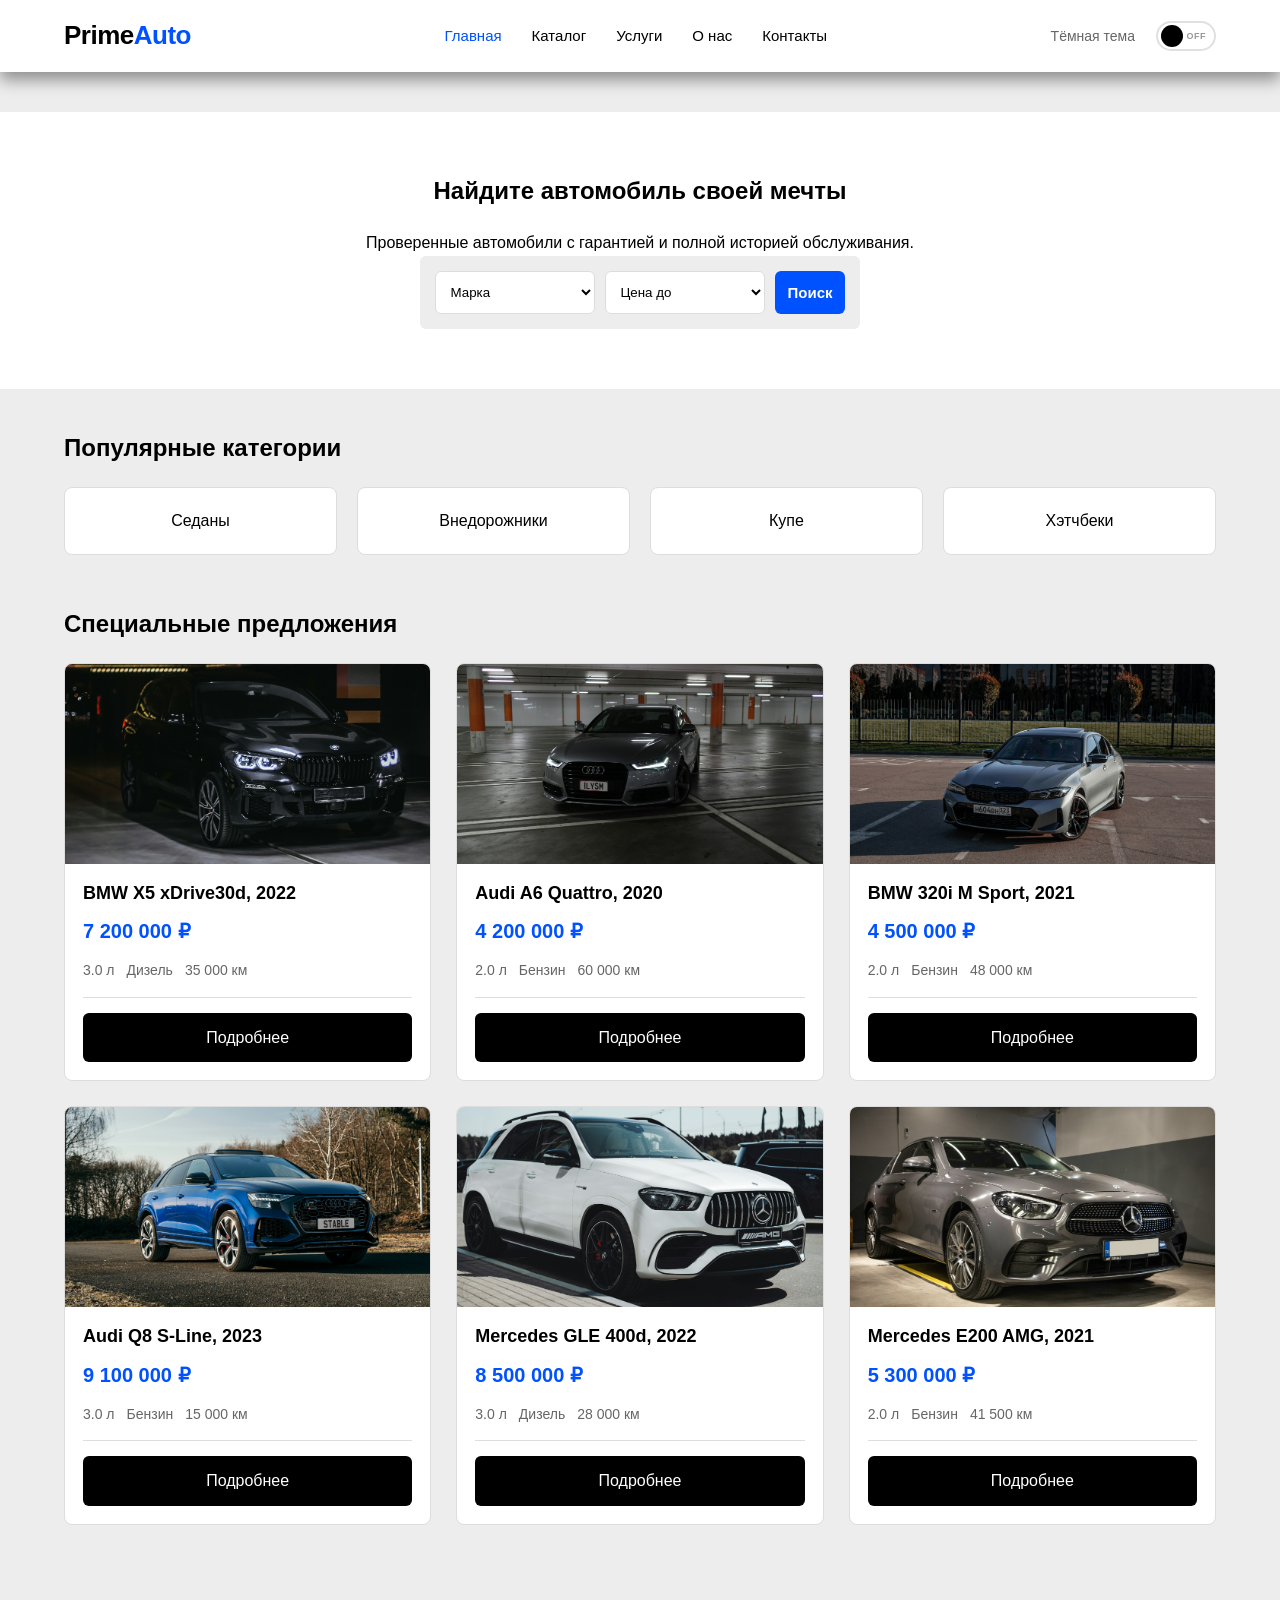
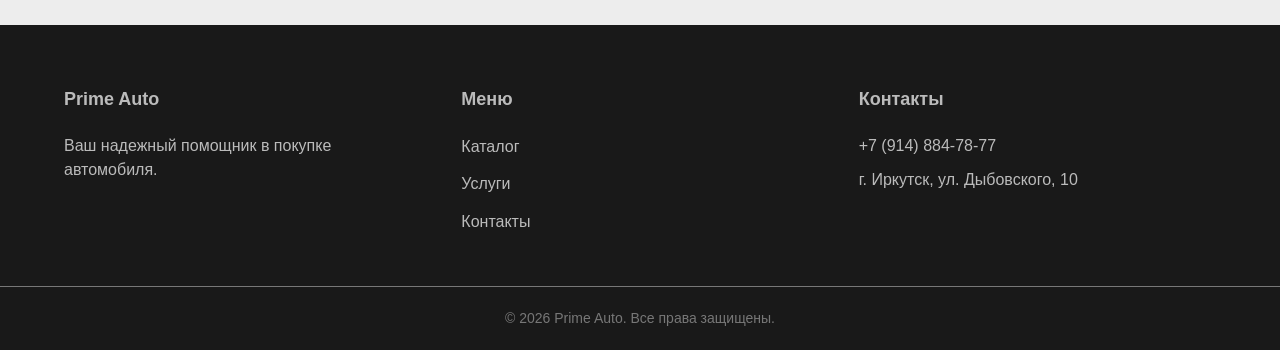
<file: index.html>
<!DOCTYPE html>
<html lang="ru">

<head>
    <meta charset="UTF-8">
    <meta name="viewport" content="width=device-width, initial-scale=1.0">
    <title>Prime Auto - Главная</title>
    <link rel="stylesheet" href="css/style.css">
    <script src="js/theme.js" defer></script>
    <script src="js/dollars.js" defer></script>
</head>

<body>

    <header class="header">
        <div class="container header-content">
            <a href="index.html" class="logo">Prime<span>Auto</span></a>
            <nav class="nav">
                <a href="index.html" class="active">Главная</a>
                <a href="catalog.html">Каталог</a>
                <a href="services.html">Услуги</a>
                <a href="about.html">О нас</a>
                <a href="contacts.html">Контакты</a>
            </nav>
            <div class="theme-control">
                <span class="theme-label">Тёмная тема</span>
                <label class="theme-switch">
                    <input type="checkbox" id="theme-toggle">
                    <span class="slider"></span>
                </label>
            </div>
        </div>
    </header>

    <main>
        <section class="poisk">
            <div class="container main-content">
                <h1>Найдите автомобиль своей мечты</h1>
                <p>Проверенные автомобили с гарантией и полной историей обслуживания.</p>

                <form class="search-box">
                    <select name="marka">
                        <option value="">Марка</option>
                        <option>BMW</option>
                        <option>Audi</option>
                        <option>Mercedes</option>
                    </select>
                    <select name="price">
                        <option value="">Цена до</option>
                        <option>4 млн ₽</option>
                        <option>7 млн ₽</option>
                        <option>10 млн ₽</option>
                    </select>
                    <button type="submit">Поиск</button>
                </form>
            </div>
        </section>

        <section class="categories container">
            <h2>Популярные категории</h2>
            <div class="category-grid">
                <a class="cat-card">Седаны</a>
                <a class="cat-card">Внедорожники</a>
                <a class="cat-card">Купе</a>
                <a class="cat-card">Хэтчбеки</a>
            </div>
        </section>

        <section class="spec container">
            <h2>Специальные предложения</h2>
            <div class="cars-grid">
                <article class="car-card">
                    <div class="car-image">
                        <img src="img/bmw-x5.jpg">
                    </div>
                    <div class="car-info">
                        <h3>BMW X5 xDrive30d, 2022</h3>
                        <p class="price">7 200 000 ₽</p>
                        <ul class="infos">
                            <li>3.0 л</li>
                            <li>Дизель</li>
                            <li>35 000 км</li>
                        </ul>
                        <a href="product.html" class="btn-detail">Подробнее</a>
                    </div>
                </article>

                <article class="car-card">
                    <div class="car-image">
                        <img src="img/audi-A6.jpg">
                    </div>
                    <div class="car-info">
                        <h3>Audi A6 Quattro, 2020</h3>
                        <p class="price">4 200 000 ₽</p>
                        <ul class="infos">
                            <li>2.0 л</li>
                            <li>Бензин</li>
                            <li>60 000 км</li>
                        </ul>
                        <a href="product.html" class="btn-detail">Подробнее</a>
                    </div>
                </article>

                <article class="car-card">
                    <div class="car-image">
                        <img src="img/bmw-m3-small.jpg">
                    </div>
                    <div class="car-info">
                        <h3>BMW 320i M Sport, 2021</h3>
                        <p class="price">4 500 000 ₽</p>
                        <ul class="infos">
                            <li>2.0 л</li>
                            <li>Бензин</li>
                            <li>48 000 км</li>
                        </ul>
                        <a href="product.html" class="btn-detail">Подробнее</a>
                    </div>
                </article>

                <article class="car-card">
                    <div class="car-image">
                        <img src="img/audi-Q8.jpg">
                    </div>
                    <div class="car-info">
                        <h3>Audi Q8 S-Line, 2023</h3>
                        <p class="price">9 100 000 ₽</p>
                        <ul class="infos">
                            <li>3.0 л</li>
                            <li>Бензин</li>
                            <li>15 000 км</li>
                        </ul>
                        <a href="product.html" class="btn-detail">Подробнее</a>
                    </div>
                </article>

                <article class="car-card">
                    <div class="car-image">
                        <img src="img/mercedes-GLE.jpg">
                    </div>
                    <div class="car-info">
                        <h3>Mercedes GLE 400d, 2022</h3>
                        <p class="price">8 500 000 ₽</p>
                        <ul class="infos">
                            <li>3.0 л</li>
                            <li>Дизель</li>
                            <li>28 000 км</li>
                        </ul>
                        <a href="product.html" class="btn-detail">Подробнее</a>
                    </div>
                </article>

                <article class="car-card">
                    <div class="car-image">
                        <img src="img/mercedes-E-class.jpg">
                    </div>
                    <div class="car-info">
                        <h3>Mercedes E200 AMG, 2021</h3>
                        <p class="price">5 300 000 ₽</p>
                        <ul class="infos">
                            <li>2.0 л</li>
                            <li>Бензин</li>
                            <li>41 500 км</li>
                        </ul>
                        <a href="product.html" class="btn-detail">Подробнее</a>
                    </div>
                </article>
            </div>
        </section>
    </main>

    <footer class="footer">
        <div class="container footer-content">
            <div>
                <h4>Prime Auto</h4>
                <p>Ваш надежный помощник в покупке автомобиля.</p>
            </div>
            <div>
                <h4>Меню</h4>
                <a href="catalog.html">Каталог</a>
                <a href="services.html">Услуги</a>
                <a href="contacts.html">Контакты</a>
            </div>
            <div>
                <h4>Контакты</h4>
                <p>+7 (914) 884-78-77</p>
                <p>г. Иркутск, ул. Дыбовского, 10</p>
            </div>
        </div>
        <div class="copyright">
            &copy; 2026 Prime Auto. Все права защищены.
        </div>
    </footer>

</body>

</html>
</file>
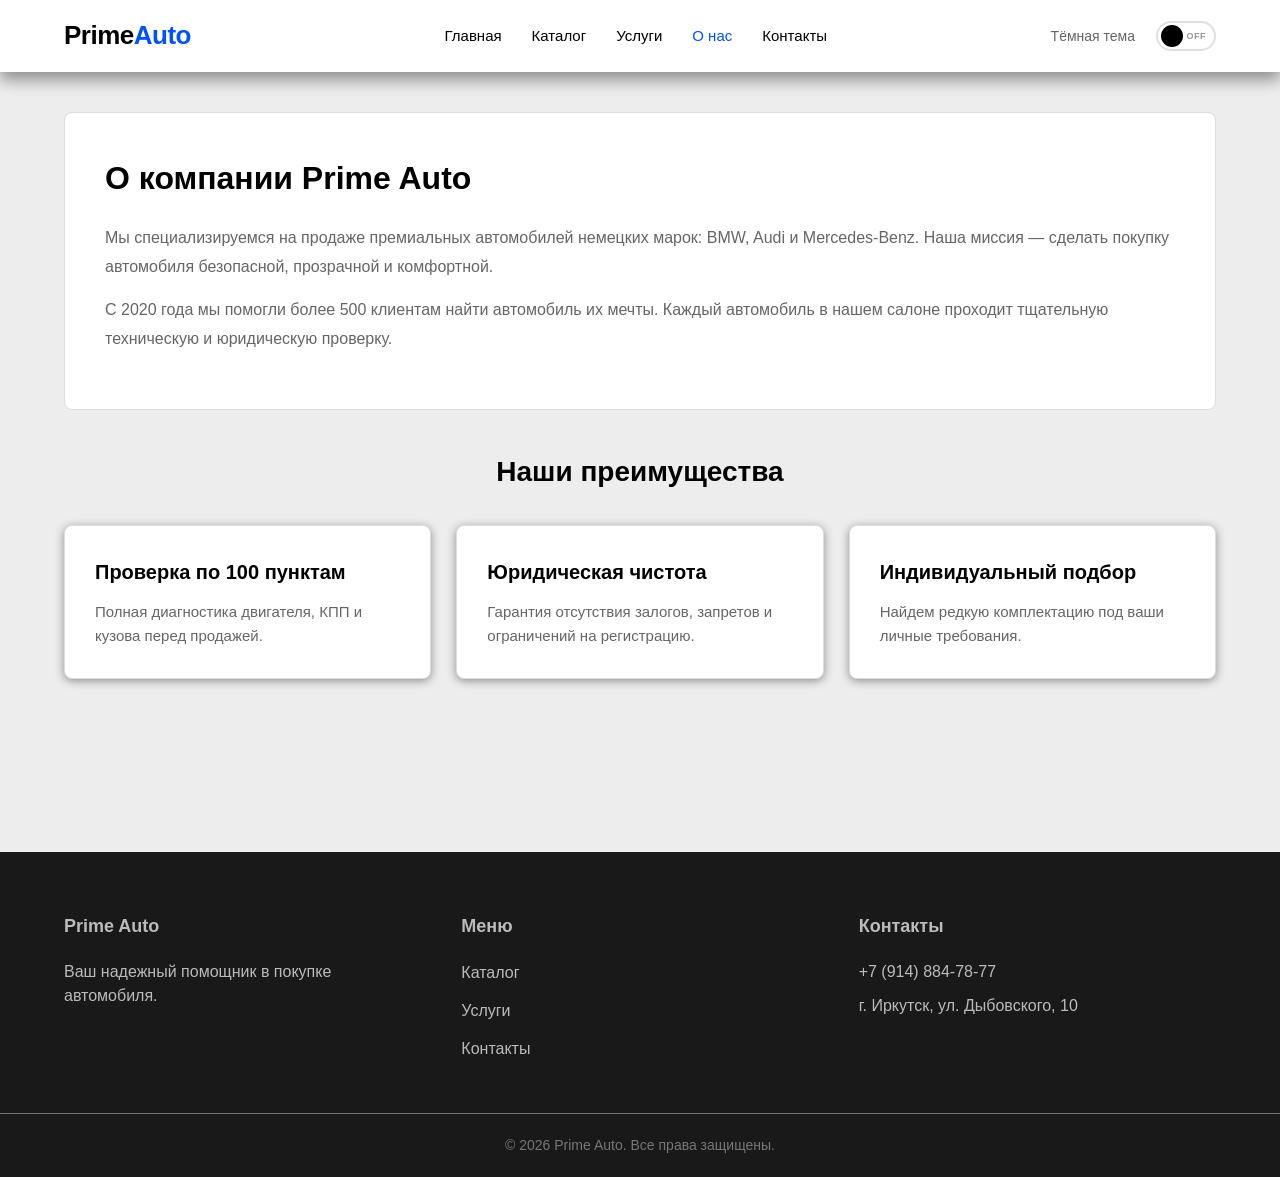
<file: about.html>
<!DOCTYPE html>
<html lang="ru">

<head>
    <meta charset="UTF-8">
    <meta name="viewport" content="width=device-width, initial-scale=1.0">
    <title>Prime Auto - О нас</title>
    <link rel="stylesheet" href="css/style.css">
    <script src="js/theme.js" defer></script>
</head>

<body>

    <header class="header">
        <div class="container header-content">
            <a href="index.html" class="logo">Prime<span>Auto</span></a>
            <nav class="nav">
                <a href="index.html">Главная</a>
                <a href="catalog.html">Каталог</a>
                <a href="services.html">Услуги</a>
                <a href="about.html" class="active">О нас</a>
                <a href="contacts.html">Контакты</a>
            </nav>
            <div class="theme-control">
                <span class="theme-label">Тёмная тема</span>
                <label class="theme-switch">
                    <input type="checkbox" id="theme-toggle">
                    <span class="slider"></span>
                </label>
            </div>
        </div>
    </header>

    <main class="container about-page">
        <section class="about-intro">
            <h1>О компании Prime Auto</h1>
            <p class="about-text">Мы специализируемся на продаже премиальных автомобилей немецких марок: BMW, Audi и
                Mercedes-Benz. Наша миссия — сделать покупку автомобиля безопасной, прозрачной и комфортной.</p>
            <p class="about-text">С 2020 года мы помогли более 500 клиентам найти автомобиль их мечты. Каждый автомобиль
                в нашем салоне проходит тщательную техническую и юридическую проверку.</p>
        </section>

        <section class="advantages">
            <h2>Наши преимущества</h2>
            <div class="advantages-grid">
                <article class="adv-card">
                    <h3>Проверка по 100 пунктам</h3>
                    <p>Полная диагностика двигателя, КПП и кузова перед продажей.</p>
                </article>
                <article class="adv-card">
                    <h3>Юридическая чистота</h3>
                    <p>Гарантия отсутствия залогов, запретов и ограничений на регистрацию.</p>
                </article>
                <article class="adv-card">
                    <h3>Индивидуальный подбор</h3>
                    <p>Найдем редкую комплектацию под ваши личные требования.</p>
                </article>
            </div>
        </section>

    </main>

    <footer class="footer">
        <div class="container footer-content">
            <div>
                <h4>Prime Auto</h4>
                <p>Ваш надежный помощник в покупке автомобиля.</p>
            </div>
            <div>
                <h4>Меню</h4>
                <a href="catalog.html">Каталог</a>
                <a href="services.html">Услуги</a>
                <a href="contacts.html">Контакты</a>
            </div>
            <div>
                <h4>Контакты</h4>
                <p>+7 (914) 884-78-77</p>
                <p>г. Иркутск, ул. Дыбовского, 10</p>
            </div>
        </div>
        <div class="copyright">
            &copy; 2026 Prime Auto. Все права защищены.
        </div>
    </footer>

</body>

</html>
</file>
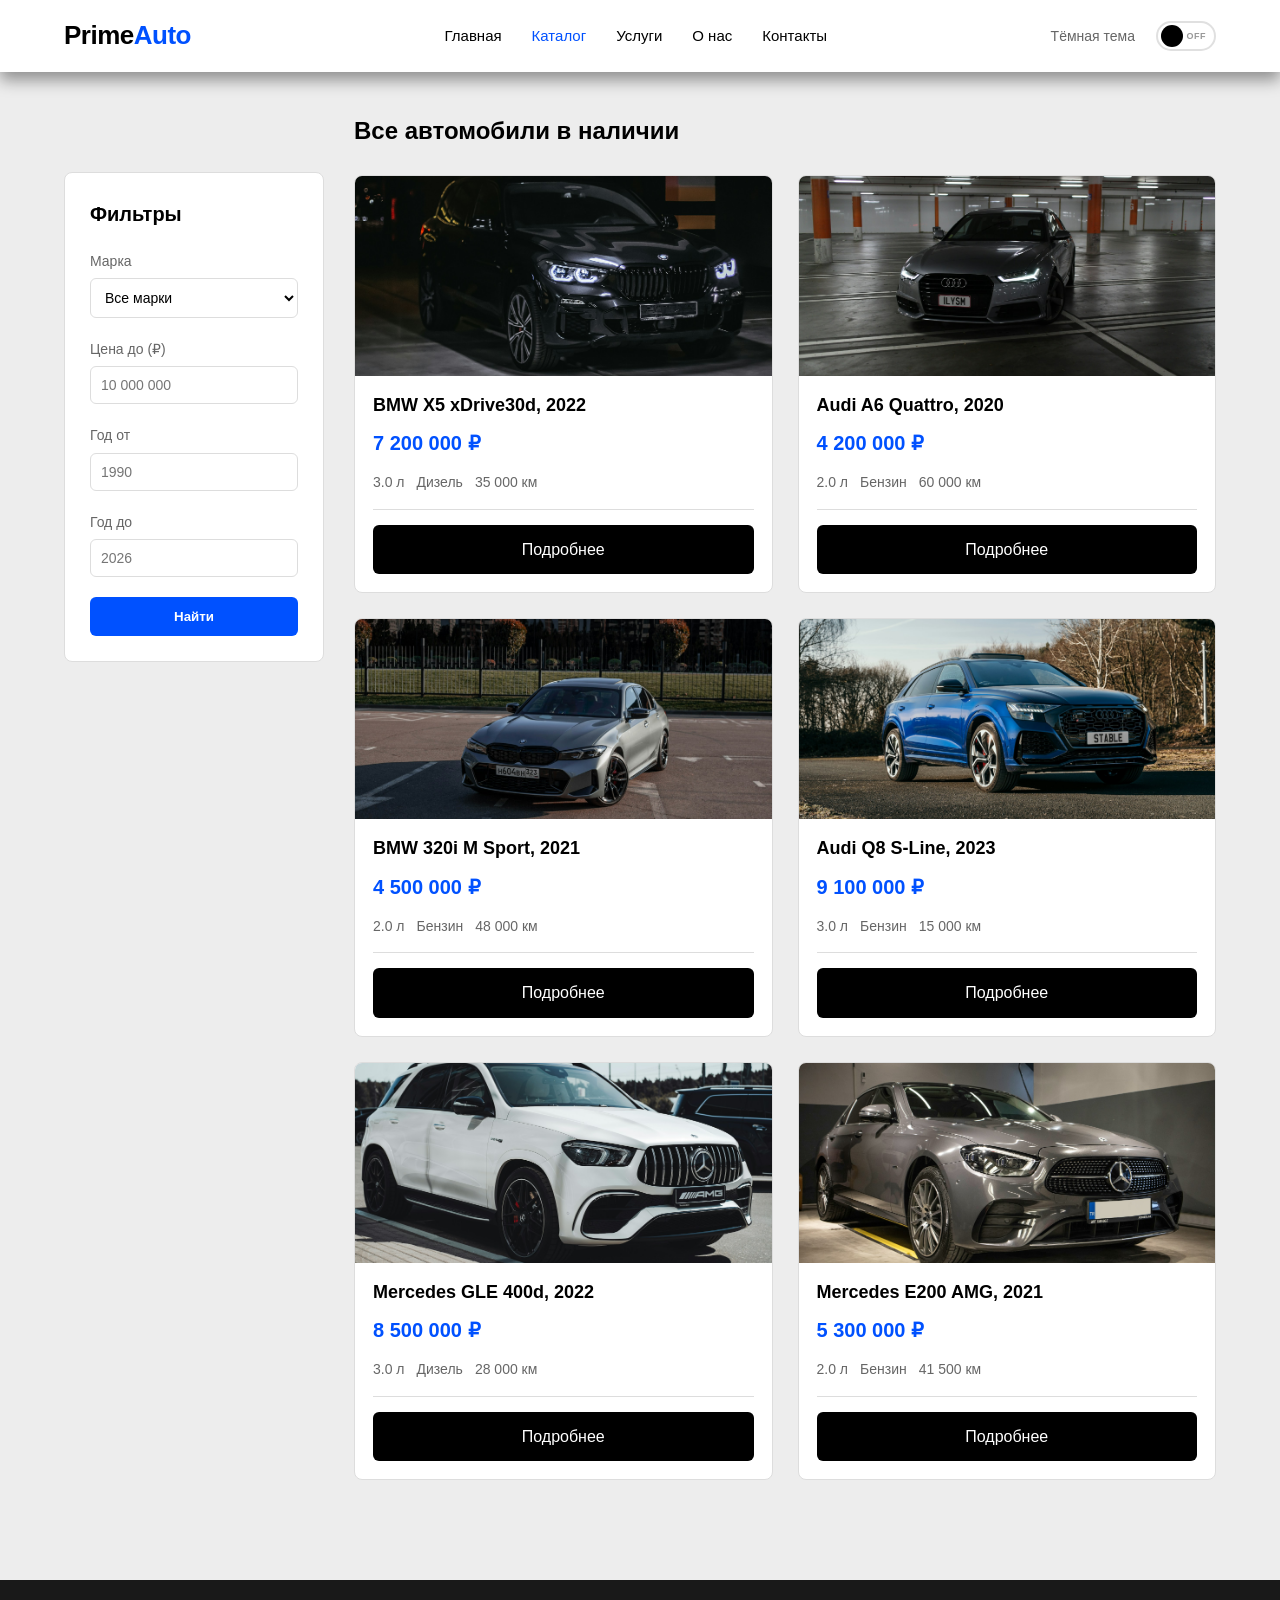
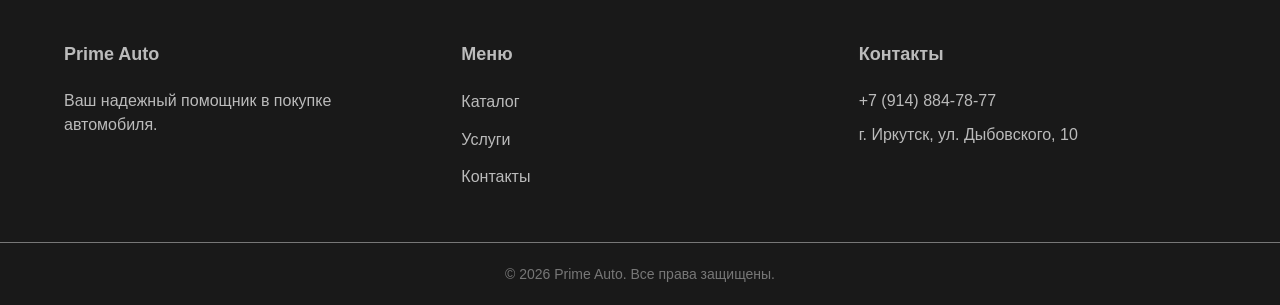
<file: catalog.html>
<!DOCTYPE html>
<html lang="ru">

<head>
    <meta charset="UTF-8">
    <meta name="viewport" content="width=device-width, initial-scale=1.0">
    <title>Prime Auto - Каталог</title>
    <link rel="stylesheet" href="css/style.css">
    <script src="js/theme.js" defer></script>
    <script src="js/dollars.js" defer></script>
</head>

<body>

    <header class="header">
        <div class="container header-content">
            <a href="index.html" class="logo">Prime<span>Auto</span></a>
            <nav class="nav">
                <a href="index.html">Главная</a>
                <a href="catalog.html" class="active">Каталог</a>
                <a href="services.html">Услуги</a>
                <a href="about.html">О нас</a>
                <a href="contacts.html">Контакты</a>
            </nav>
            <div class="theme-control">
                <span class="theme-label">Тёмная тема</span>
                <label class="theme-switch">
                    <input type="checkbox" id="theme-toggle">
                    <span class="slider"></span>
                </label>
            </div>
        </div>
    </header>

    <main class="container catalog-page">

        <aside class="sidebar">
            <h3>Фильтры</h3>
            <div class="filter-group">
                <label>Марка</label>
                <select>
                    <option>Все марки</option>
                    <option>BMW</option>
                    <option>Audi</option>
                    <option>Mercedes</option>
                </select>
            </div>
            <div class="filter-group">
                <label>Цена до (₽)</label>
                <input type="number" placeholder="10 000 000">
            </div>
            <div class="filter-group">
                <label>Год от</label>
                <input type="number" placeholder="1990">
            </div>
            <div class="filter-group">
                <label>Год до</label>
                <input type="number" placeholder="2026">
            </div>
            <button class="btn-apply">Найти</button>
        </aside>

        <section class="catalog-list">
            <h2>Все автомобили в наличии</h2>
            <div class="cars-grid">

                <article class="car-card">
                    <div class="car-image">
                        <img src="img/bmw-x5.jpg">
                    </div>
                    <div class="car-info">
                        <h3>BMW X5 xDrive30d, 2022</h3>
                        <p class="price">7 200 000 ₽</p>
                        <ul class="infos">
                            <li>3.0 л</li>
                            <li>Дизель</li>
                            <li>35 000 км</li>
                        </ul>
                        <a href="product.html" class="btn-detail">Подробнее</a>
                    </div>
                </article>

                <article class="car-card">
                    <div class="car-image">
                        <img src="img/audi-A6.jpg">
                    </div>
                    <div class="car-info">
                        <h3>Audi A6 Quattro, 2020</h3>
                        <p class="price">4 200 000 ₽</p>
                        <ul class="infos">
                            <li>2.0 л</li>
                            <li>Бензин</li>
                            <li>60 000 км</li>
                        </ul>
                        <a href="product.html" class="btn-detail">Подробнее</a>
                    </div>
                </article>

                <article class="car-card">
                    <div class="car-image">
                        <img src="img/bmw-m3-small.jpg">
                    </div>
                    <div class="car-info">
                        <h3>BMW 320i M Sport, 2021</h3>
                        <p class="price">4 500 000 ₽</p>
                        <ul class="infos">
                            <li>2.0 л</li>
                            <li>Бензин</li>
                            <li>48 000 км</li>
                        </ul>
                        <a href="product.html" class="btn-detail">Подробнее</a>
                    </div>
                </article>

                <article class="car-card">
                    <div class="car-image">
                        <img src="img/audi-Q8.jpg">
                    </div>
                    <div class="car-info">
                        <h3>Audi Q8 S-Line, 2023</h3>
                        <p class="price">9 100 000 ₽</p>
                        <ul class="infos">
                            <li>3.0 л</li>
                            <li>Бензин</li>
                            <li>15 000 км</li>
                        </ul>
                        <a href="product.html" class="btn-detail">Подробнее</a>
                    </div>
                </article>

                <article class="car-card">
                    <div class="car-image">
                        <img src="img/mercedes-GLE.jpg">
                    </div>
                    <div class="car-info">
                        <h3>Mercedes GLE 400d, 2022</h3>
                        <p class="price">8 500 000 ₽</p>
                        <ul class="infos">
                            <li>3.0 л</li>
                            <li>Дизель</li>
                            <li>28 000 км</li>
                        </ul>
                        <a href="product.html" class="btn-detail">Подробнее</a>
                    </div>
                </article>

                <article class="car-card">
                    <div class="car-image">
                        <img src="img/mercedes-E-class.jpg">
                    </div>
                    <div class="car-info">
                        <h3>Mercedes E200 AMG, 2021</h3>
                        <p class="price">5 300 000 ₽</p>
                        <ul class="infos">
                            <li>2.0 л</li>
                            <li>Бензин</li>
                            <li>41 500 км</li>
                        </ul>
                        <a href="product.html" class="btn-detail">Подробнее</a>
                    </div>
                </article>

            </div>
        </section>

    </main>

    <footer class="footer">
        <div class="container footer-content">
            <div>
                <h4>Prime Auto</h4>
                <p>Ваш надежный помощник в покупке автомобиля.</p>
            </div>
            <div>
                <h4>Меню</h4>
                <a href="catalog.html">Каталог</a>
                <a href="services.html">Услуги</a>
                <a href="contacts.html">Контакты</a>
            </div>
            <div>
                <h4>Контакты</h4>
                <p>+7 (914) 884-78-77</p>
                <p>г. Иркутск, ул. Дыбовского, 10</p>
            </div>
        </div>
        <div class="copyright">
            &copy; 2026 Prime Auto. Все права защищены.
        </div>
    </footer>

</body>

</html>
</file>
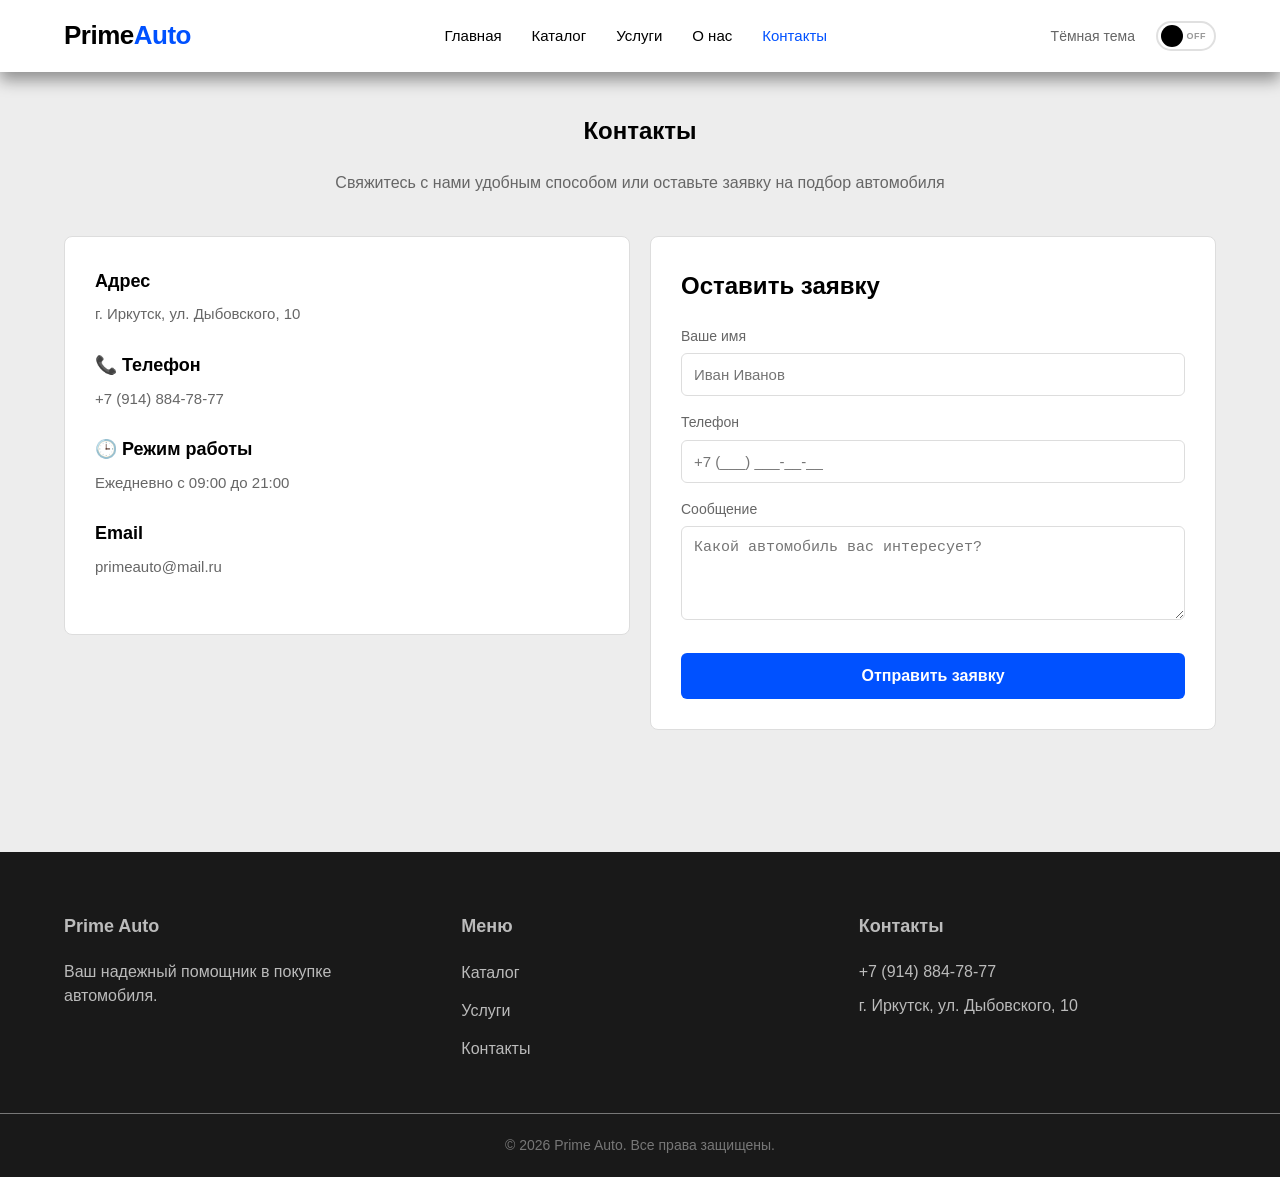
<file: contacts.html>
<!DOCTYPE html>
<html lang="ru">

<head>
    <meta charset="UTF-8">
    <meta name="viewport" content="width=device-width, initial-scale=1.0">
    <title>Prime Auto - Контакты</title>
    <link rel="stylesheet" href="css/style.css">
    <script src="js/theme.js" defer></script>
    <script src="js/form.js" defer></script>
</head>

<body>

    <header class="header">
        <div class="container header-content">
            <a href="index.html" class="logo">Prime<span>Auto</span></a>
            <nav class="nav">
                <a href="index.html">Главная</a>
                <a href="catalog.html">Каталог</a>
                <a href="services.html">Услуги</a>
                <a href="about.html">О нас</a>
                <a href="contacts.html" class="active">Контакты</a>
            </nav>
            <div class="theme-control">
                <span class="theme-label">Тёмная тема</span>
                <label class="theme-switch">
                    <input type="checkbox" id="theme-toggle">
                    <span class="slider"></span>
                </label>
            </div>
        </div>
    </header>

    <main class="container contacts-page">
        <section class="contacts-header">
            <h1>Контакты</h1>
            <p>Свяжитесь с нами удобным способом или оставьте заявку на подбор автомобиля</p>
        </section>

        <div class="contacts-grid">
            <div class="contacts-info">
                <div class="info-item">
                    <h3> Адрес</h3>
                    <p>г. Иркутск, ул. Дыбовского, 10</p>
                </div>
                <div class="info-item">
                    <h3>📞 Телефон</h3>
                    <p>+7 (914) 884-78-77</a></p>
                </div>
                <div class="info-item">
                    <h3>🕒 Режим работы</h3>
                    <p>Ежедневно с 09:00 до 21:00</p>
                </div>
                <div class="info-item">
                    <h3>Email</h3>
                    <p>primeauto@mail.ru</a></p>
                </div>
            </div>
            <div class="contacts-form-wrapper">
                <h2>Оставить заявку</h2>
                <form id="contactForm" novalidate>
                    <div class="form-group">
                        <label for="userName">Ваше имя</label>
                        <input type="text" id="userName" name="userName" placeholder="Иван Иванов" required>
                    </div>
                    <div class="form-group">
                        <label for="userPhone">Телефон</label>
                        <input type="tel" id="userPhone" name="userPhone" placeholder="+7 (___) ___-__-__" required>
                    </div>
                    <div class="form-group">
                        <label for="userMessage">Сообщение</label>
                        <textarea id="userMessage" name="userMessage" rows="4"
                            placeholder="Какой автомобиль вас интересует?"></textarea>
                    </div>
                    <button type="submit" class="btn-submit">Отправить заявку</button>
                    <div id="formSuccess" style="display: none; margin-top: 15px; color: green; font-weight: bold;">
                        Заявка успешно отправлена!
                    </div>
                </form>
            </div>
        </div>
    </main>

    <footer class="footer">
        <div class="container footer-content">
            <div>
                <h4>Prime Auto</h4>
                <p>Ваш надежный помощник в покупке автомобиля.</p>
            </div>
            <div>
                <h4>Меню</h4>
                <a href="catalog.html">Каталог</a>
                <a href="services.html">Услуги</a>
                <a href="contacts.html">Контакты</a>
            </div>
            <div>
                <h4>Контакты</h4>
                <p>+7 (914) 884-78-77</p>
                <p>г. Иркутск, ул. Дыбовского, 10</p>
            </div>
        </div>
        <div class="copyright">
            &copy; 2026 Prime Auto. Все права защищены.
        </div>
    </footer>

</body>

</html>
</file>
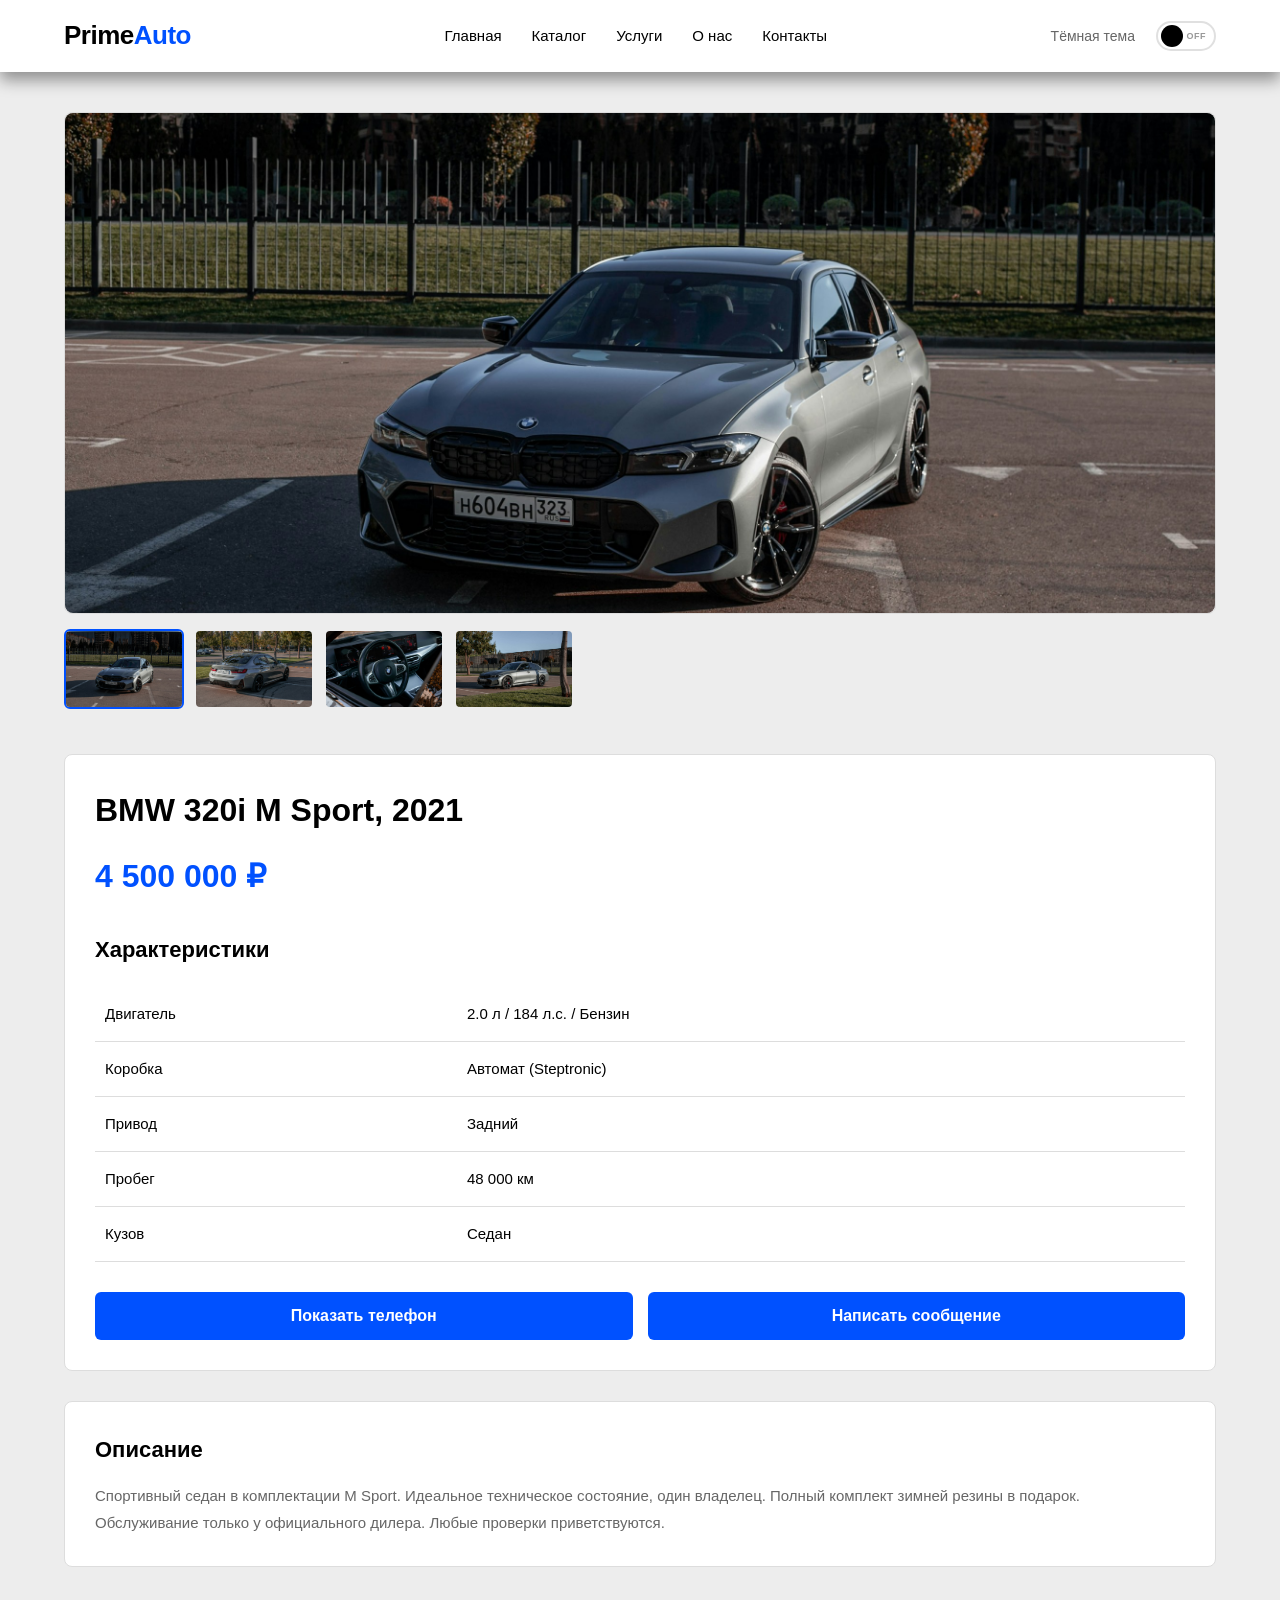
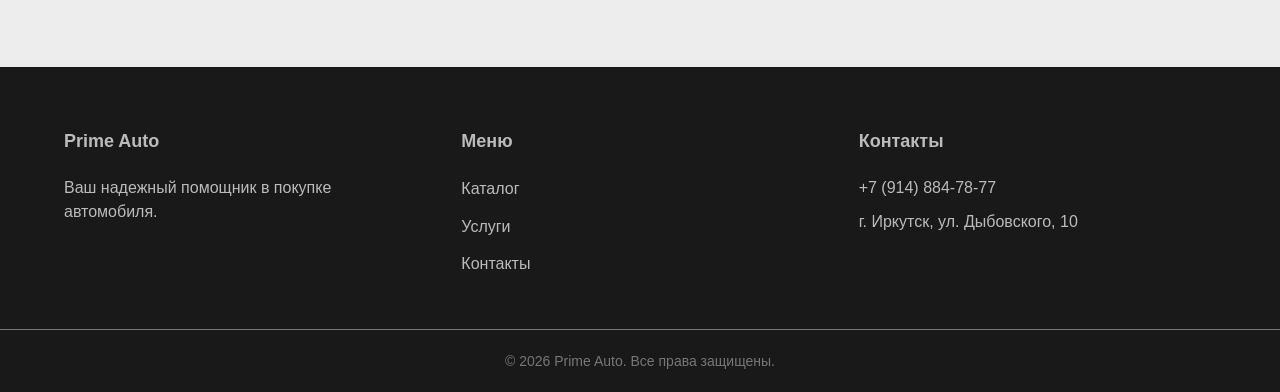
<file: product.html>
<!DOCTYPE html>
<html lang="ru">

<head>
    <meta charset="UTF-8">
    <meta name="viewport" content="width=device-width, initial-scale=1.0">
    <title>Prime Auto - BMW 320i M Sport</title>
    <link rel="stylesheet" href="css/style.css">
    <script src="js/theme.js" defer></script>
    <script src="js/photo.js" defer></script>
</head>

<body>

    <header class="header">
        <div class="container header-content">
            <a href="index.html" class="logo">Prime<span>Auto</span></a>
            <nav class="nav">
                <a href="index.html">Главная</a>
                <a href="catalog.html">Каталог</a>
                <a href="services.html">Услуги</a>
                <a href="about.html">О нас</a>
                <a href="contacts.html">Контакты</a>
            </nav>
            <div class="theme-control">
                <span class="theme-label">Тёмная тема</span>
                <label class="theme-switch">
                    <input type="checkbox" id="theme-toggle">
                    <span class="slider"></span>
                </label>
            </div>
        </div>
    </header>

    <main class="container product-page">
        <div class="car-gallery">
            <div class="main-photo">
                <img src="img/bmw-m3-2.jpg">
            </div>
            <div class="photo-list">
                <img src="img/bmw-m3-2.jpg" class="active-thumb">
                <img src="img/bmw-m3-3.jpg">
                <img src="img/bmw-m3-4.jpg">
                <img src="img/bmw-m3-5.jpg">
            </div>
        </div>

        <div class="product-details">
            <h1>BMW 320i M Sport, 2021</h1>
            <p class="product-price">4 500 000 ₽</p>

            <div class="product-specs">
                <h3>Характеристики</h3>
                <table class="specs-table">
                    <tr>
                        <td>Двигатель</td>
                        <td>2.0 л / 184 л.с. / Бензин</td>
                    </tr>
                    <tr>
                        <td>Коробка</td>
                        <td>Автомат (Steptronic)</td>
                    </tr>
                    <tr>
                        <td>Привод</td>
                        <td>Задний</td>
                    </tr>
                    <tr>
                        <td>Пробег</td>
                        <td>48 000 км</td>
                    </tr>
                    <tr>
                        <td>Кузов</td>
                        <td>Седан</td>
                    </tr>
                </table>
            </div>

            <div class="seller-actions">
                <button type="button" class="btn-call">Показать телефон</button>
                <button type="button" class="btn-write">Написать сообщение</button>
            </div>
        </div>

        <section class="product-description">
            <h3>Описание</h3>
            <p>Спортивный седан в комплектации M Sport. Идеальное техническое состояние, один владелец. Полный комплект
                зимней резины в подарок. Обслуживание только у официального дилера. Любые проверки приветствуются.</p>
        </section>

    </main>

    <footer class="footer">
        <div class="container footer-content">
            <div>
                <h4>Prime Auto</h4>
                <p>Ваш надежный помощник в покупке автомобиля.</p>
            </div>
            <div>
                <h4>Меню</h4>
                <a href="catalog.html">Каталог</a>
                <a href="services.html">Услуги</a>
                <a href="contacts.html">Контакты</a>
            </div>
            <div>
                <h4>Контакты</h4>
                <p>+7 (914) 884-78-77</p>
                <p>г. Иркутск, ул. Дыбовского, 10</p>
            </div>
        </div>
        <div class="copyright">
            &copy; 2026 Prime Auto. Все права защищены.
        </div>
    </footer>

</body>

</html>
</file>
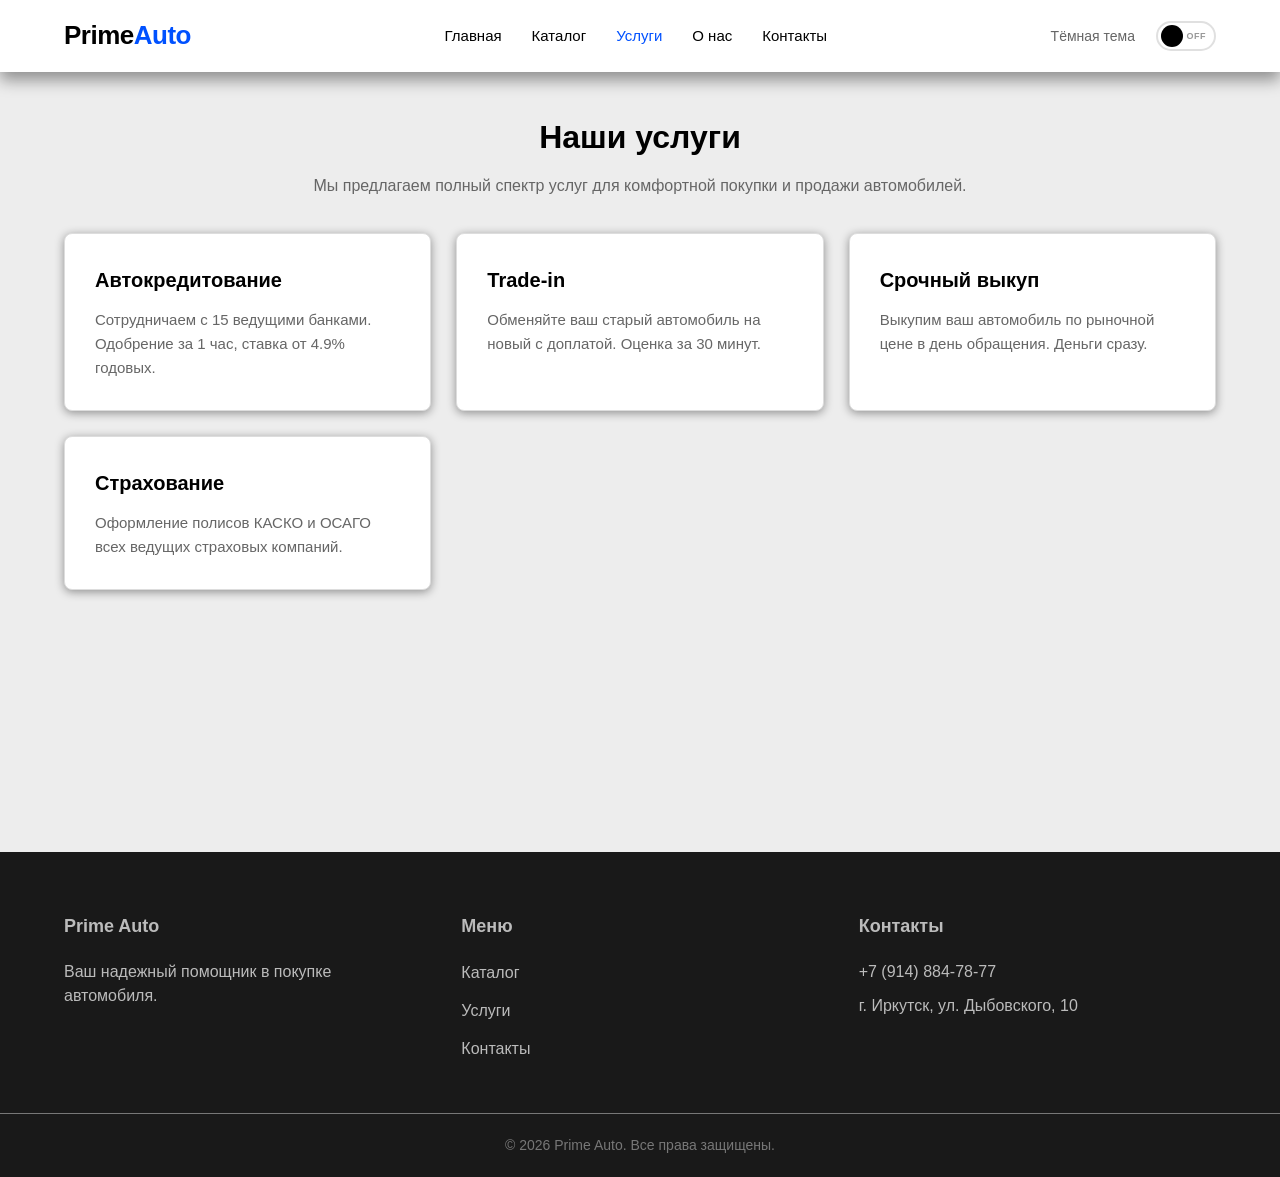
<file: services.html>
<!DOCTYPE html>
<html lang="ru">

<head>
    <meta charset="UTF-8">
    <meta name="viewport" content="width=device-width, initial-scale=1.0">
    <title>Prime Auto - Услуги</title>
    <link rel="stylesheet" href="css/style.css">
    <script src="js/theme.js" defer></script>
</head>

<body>

    <header class="header">
        <div class="container header-content">
            <a href="index.html" class="logo">Prime<span>Auto</span></a>
            <nav class="nav">
                <a href="index.html">Главная</a>
                <a href="catalog.html">Каталог</a>
                <a href="services.html" class="active">Услуги</a>
                <a href="about.html">О нас</a>
                <a href="contacts.html">Контакты</a>
            </nav>
            <div class="theme-control">
                <span class="theme-label">Тёмная тема</span>
                <label class="theme-switch">
                    <input type="checkbox" id="theme-toggle">
                    <span class="slider"></span>
                </label>
            </div>
        </div>
    </header>

    <main class="container">
        <section class="services-intro">
            <h1>Наши услуги</h1>
            <p>Мы предлагаем полный спектр услуг для комфортной покупки и продажи автомобилей.</p>
        </section>

        <section class="services-list">
            <div class="services-grid">

                <article class="service-card">
                    <h3>Автокредитование</h3>
                    <p>Сотрудничаем с 15 ведущими банками. Одобрение за 1 час, ставка от 4.9% годовых.</p>
                </article>

                <article class="service-card">
                    <h3>Trade-in</h3>
                    <p>Обменяйте ваш старый автомобиль на новый с доплатой. Оценка за 30 минут.</p>
                </article>

                <article class="service-card">
                    <h3>Срочный выкуп</h3>
                    <p>Выкупим ваш автомобиль по рыночной цене в день обращения. Деньги сразу.</p>
                </article>

                <article class="service-card">
                    <h3>Страхование</h3>
                    <p>Оформление полисов КАСКО и ОСАГО всех ведущих страховых компаний.</p>
                </article>

            </div>
        </section>
    </main>

    <footer class="footer">
        <div class="container footer-content">
            <div>
                <h4>Prime Auto</h4>
                <p>Ваш надежный помощник в покупке автомобиля.</p>
            </div>
            <div>
                <h4>Меню</h4>
                <a href="catalog.html">Каталог</a>
                <a href="services.html">Услуги</a>
                <a href="contacts.html">Контакты</a>
            </div>
            <div>
                <h4>Контакты</h4>
                <p>+7 (914) 884-78-77</p>
                <p>г. Иркутск, ул. Дыбовского, 10</p>
            </div>
        </div>
        <div class="copyright">
            &copy; 2026 Prime Auto. Все права защищены.
        </div>
    </footer>

</body>

</html>
</file>
<file: css/style.css>
:root {
    --primary: rgb(0, 81, 255);
    --primary-hover: rgba(0, 81, 255, 0.8);
    --black: black;
    --white: white;
    --bg-color: rgb(237, 237, 237);
    --shadow-color: rgba(0, 0, 0, 0.4);
    --border-color: #ddd;
    --second-text: #666;
    --footer-color: rgb(25, 25, 25);
    --footer-text: #bbb;
    --copyright: #777;
}

[data-theme="dark"] {
    --bg-color: #121212;
    --white: #1e1e1e;
    --footer-color: #0a0a0a;
    --black: #e0e0e0;
    --second-text: #a0a0a0;
    --footer-text: #888888;
    --copyright: #555555;
    --border-color: rgba(255, 255, 255, 0.3);
    --shadow-color: rgba(255, 255, 255, 0.2);
    --footer-menu-hover: #a2a2a2;
}

[data-theme="dark"] input,
[data-theme="dark"] select,
[data-theme="dark"] textarea {
    background-color: #2c2c2c;
    color: #e0e0e0;
    border-color: rgba(255, 255, 255, 0.2);
}

* {
    margin: 0;
    padding: 0;
    box-sizing: border-box;
}

body {
    font-family: sans-serif;
    background-color: var(--bg-color);
    color: var(--black);
    line-height: 1.6;
}

.container {
    width: 90%;
    max-width: 1200px;
    margin: 0 auto;
}

a {
    text-decoration: none;
    color: var(--black);
}

.header {
    background-color: var(--white);
    border-bottom: none;
    box-shadow: 0 8px 15px var(--shadow-color);
    padding: 15px 0;
    position: sticky;
    top: 0;
    z-index: 100;
}

.header-content {
    display: flex;
    justify-content: space-between;
    align-items: center;
}

.logo {
    font-size: 26px;
    font-weight: 800;
    color: var(--black);
    letter-spacing: -0.5px;
}

.logo span {
    color: var(--primary);
}

.nav {
    display: flex;
    align-items: center;
}

.nav a {
    margin-left: 30px;
    font-size: 15px;
    font-weight: 500;
    color: var(--black);
}

.nav a:hover,
.nav a.active {
    color: var(--primary);
}

main {
    padding: 40px 0;
    min-height: 80vh;
}

h1,
h2 {
    margin-bottom: 20px;
}

.poisk {
    background-color: var(--white);
    padding: 60px 0;
    text-align: center;
    margin-bottom: 40px;
}

.search-box {
    display: inline-flex;
    gap: 10px;
    background: var(--bg-color);
    padding: 15px;
    border-radius: 6px;
}

.search-box select {
    padding: 12px 10px;
    border: 1px solid var(--border-color);
    border-radius: 6px;
    min-width: 160px;
    background-color: var(--white);
}

.search-box button {
    padding: 12px;
    background-color: var(--primary);
    color: var(--white);
    border: none;
    border-radius: 6px;
    font-weight: bold;
    font-size: 15px;
}

.search-box button:hover {
    background-color: var(--primary-hover);
}

.category-grid {
    display: grid;
    grid-template-columns: repeat(auto-fit, minmax(200px, 1fr));
    gap: 20px;
    margin-bottom: 50px;
}

.cat-card {
    background: var(--white);
    padding: 20px;
    text-align: center;
    border: 1px solid var(--border-color);
    border-radius: 8px;
    display: block;
    transition: all 0.3s ease;
    font-weight: 500;
}

.cat-card:hover {
    border-color: var(--primary);
    color: var(--primary);
    transform: translateY(-3px);
    box-shadow: 0 4px 12px var(--shadow-color);
}

.cars-grid {
    display: grid;
    grid-template-columns: repeat(auto-fill, minmax(280px, 1fr));
    gap: 25px;
}

.car-card {
    background: var(--white);
    border: 1px solid var(--border-color);
    border-radius: 8px;
    overflow: hidden;
    transition: transform 0.3s ease, box-shadow 0.3s ease;
}

.car-card:hover {
    transform: translateY(-5px);
    box-shadow: 0 8px 20px var(--shadow-color);
}

.car-image img {
    width: 100%;
    height: 200px;
    object-fit: cover;
    display: block;
}

.car-info {
    padding: 18px;
}

.car-info h3 {
    font-size: 18px;
    margin-bottom: 8px;
    line-height: 1.3;
}

.price {
    font-size: 20px;
    font-weight: bold;
    color: var(--primary);
    margin: 10px 0 12px;
}

.infos {
    display: flex;
    flex-wrap: wrap;
    gap: 8px 12px;
    font-size: 14px;
    color: var(--second-text);
    margin-bottom: 15px;
    padding-bottom: 15px;
    border-bottom: 1px solid var(--border-color);
}

.infos li {
    display: flex;
    align-items: center;
}

.btn-detail {
    display: block;
    text-align: center;
    background: var(--black);
    color: var(--white);
    padding: 12px;
    border-radius: 6px;
    font-weight: 500;
    transition: background-color 0.3s ease;
}

.btn-detail:hover {
    background-color: var(--primary);
}

.footer {
    background-color: var(--footer-color);
    color: var(--footer-text);
    padding: 60px 0 20px;
    margin-top: 60px;
}

.footer-content {
    display: grid;
    grid-template-columns: repeat(auto-fit, minmax(200px, 1fr));
    gap: 40px;
    margin-bottom: 40px;
}

.footer-content h4 {
    color: var(--footer-menu-hover);
    font-size: 18px;
    margin-bottom: 20px;
    font-weight: 600;
}

.footer-content p {
    margin-bottom: 10px;
    line-height: 1.5;
}

.footer-content a {
    color: var(--footer-text);
    display: block;
    margin-bottom: 12px;
}

.footer-content a:hover {
    color: var(--footer-menu-hover);
    text-decoration: underline;
}

.copyright {
    text-align: center;
    color: var(--copyright);
    font-size: 14px;
    border-top: 1px solid var(--copyright);
    padding-top: 20px;
}

.contacts-header {
    text-align: center;
    margin-bottom: 40px;
}

.contacts-header p {
    color: var(--second-text);
    font-size: 16px;
}

.contacts-grid {
    display: grid;
    grid-template-columns: 1fr 1fr;
    gap: 20px;
    align-items: start;
}

.contacts-info,
.contacts-form-wrapper {
    background: var(--white);
    padding: 30px;
    border-radius: 8px;
    border: 1px solid var(--border-color);
}

.info-item {
    margin-bottom: 25px;
}

.info-item h3 {
    font-size: 18px;
    margin-bottom: 8px;
    color: var(--black);
}

.info-item p,
.info-item a {
    color: var(--second-text);
    font-size: 15px;
    line-height: 1.5;
}

.form-group {
    margin-bottom: 15px;
}

.form-group label {
    display: block;
    margin-bottom: 6px;
    font-weight: 500;
    font-size: 14px;
    color: var(--second-text);
}

.form-group input,
.form-group textarea {
    width: 100%;
    padding: 12px;
    border: 1px solid var(--border-color);
    border-radius: 6px;
    font-size: 15px;
}

.btn-submit {
    width: 100%;
    padding: 14px;
    background-color: var(--primary);
    color: var(--white);
    border: none;
    border-radius: 6px;
    font-size: 16px;
    font-weight: bold;
    margin-top: 10px;
}

.btn-submit:hover {
    background-color: var(--primary-hover);
}

.about-intro {
    background: var(--white);
    padding: 40px;
    border-radius: 8px;
    border: 1px solid var(--border-color);
    margin-bottom: 40px;
}

.about-intro h1 {
    font-size: 32px;
    margin-bottom: 20px;
    color: var(--black);
}

.about-text {
    font-size: 16px;
    line-height: 1.8;
    color: var(--second-text);
    margin-bottom: 15px;
}

.advantages h2 {
    font-size: 28px;
    margin-bottom: 30px;
    text-align: center;
}

.advantages-grid {
    display: grid;
    grid-template-columns: repeat(auto-fit, minmax(280px, 1fr));
    gap: 25px;
}

.adv-card {
    background: var(--white);
    padding: 30px;
    border-radius: 8px;
    border: 1px solid var(--border-color);
    box-shadow: 0 2px 10px var(--shadow-color);
}

.adv-card h3 {
    font-size: 20px;
    margin-bottom: 12px;
    color: var(--black);
    font-weight: 600;
}

.adv-card p {
    color: var(--second-text);
    line-height: 1.6;
    font-size: 15px;
}

.car-gallery {
    margin-bottom: 40px;
}

.main-photo {
    background: var(--white);
    border-radius: 8px;
    margin-bottom: 15px;
    border: 1px solid var(--border-color);
}

.main-photo img {
    width: 100%;
    height: 500px;
    border-radius: 8px;
    object-fit: cover;
    display: block;
}

.photo-list {
    display: flex;
    gap: 10px;
    overflow-x: auto;
    padding-bottom: 5px;
}

.photo-list img {
    width: 120px;
    height: 80px;
    object-fit: cover;
    border-radius: 6px;
    border: 2px solid transparent;

}

.photo-list img:hover {
    border-color: var(--primary);
}

.photo-list img.active-thumb {
    border-color: var(--primary);
}

.product-details {
    background: var(--white);
    padding: 30px;
    border-radius: 8px;
    border: 1px solid var(--border-color);
    margin-bottom: 30px;
}

.product-details h1 {
    font-size: 32px;
    margin-bottom: 15px;
    color: var(--black);
}

.product-price {
    font-size: 32px;
    font-weight: bold;
    color: var(--primary);
    margin-bottom: 30px;
}

.product-specs h3 {
    font-size: 22px;
    margin-bottom: 20px;
    color: var(--black);
}

.specs-table {
    width: 100%;
    border-collapse: collapse;
    margin-bottom: 30px;
}

.specs-table tr {
    border-bottom: 1px solid var(--border-color);
}

.specs-table td {
    padding: 15px 10px;
    font-size: 15px;

}

.seller-actions {
    display: flex;
    gap: 15px;
    margin-top: 20px;
}

.seller-actions button {
    flex: 1;
    padding: 15px;
    border: none;
    border-radius: 6px;
    font-size: 16px;
    font-weight: bold;
}

.btn-call,
.btn-write {
    background-color: var(--primary);
    color: var(--white);
}

.btn-call:hover,
.btn-write:hover {
    background-color: var(--primary-hover);
}

.product-description {
    background: var(--white);
    padding: 30px;
    border-radius: 8px;
    border: 1px solid var(--border-color);
}

.product-description h3 {
    font-size: 22px;
    margin-bottom: 15px;
    color: var(--black);
}

.product-description p {
    color: var(--second-text);
    line-height: 1.8;
    font-size: 15px;
}

.services-intro {
    text-align: center;
    margin-bottom: 35px;
}

.services-intro h1 {
    font-size: 32px;
    margin-bottom: 10px;
}

.services-intro p {
    color: var(--second-text);
    font-size: 16px;
}

.services-grid {
    display: grid;
    grid-template-columns: repeat(auto-fit, minmax(280px, 1fr));
    gap: 25px;
}

.service-card {
    background: var(--white);
    padding: 30px;
    border-radius: 8px;
    border: 1px solid var(--border-color);
    box-shadow: 0 2px 10px var(--shadow-color);

}

.service-card h3 {
    font-size: 20px;
    margin-bottom: 12px;
    color: var(--black);
    font-weight: 600;
}

.service-card p {
    color: var(--second-text);
    line-height: 1.6;
    font-size: 15px;
}

.catalog-page {
    display: flex;
    gap: 30px;
    padding-top: 40px;
}

.sidebar {
    margin-top: 60px;
    width: 260px;
    flex-shrink: 0;
    background: var(--white);
    padding: 25px;
    border-radius: 8px;
    border: 1px solid var(--border-color);
    height: fit-content;
}

.sidebar h3 {
    margin-bottom: 20px;
    font-size: 20px;
}

.filter-group {
    margin-bottom: 20px;
}

.filter-group label {
    display: block;
    margin-bottom: 6px;
    font-weight: 500;
    font-size: 14px;
    color: var(--second-text);
}

.filter-group select,
.filter-group input {
    width: 100%;
    padding: 10px;
    border: 1px solid var(--border-color);
    border-radius: 6px;
    font-size: 14px;
    background-color: var(--white);
}

.catalog-list {
    flex-grow: 1;
}

.catalog-list h2 {
    margin-bottom: 25px;
}

.btn-apply {
    width: 100%;
    padding: 12px;
    background-color: var(--primary);
    color: var(--white);
    border: none;
    border-radius: 6px;
    font-weight: bold;
    transition: background-color 0.3s ease;
}

.btn-apply:hover {
    background-color: var(--primary-hover);
}

.theme-switch {
    position: relative;
    display: inline-block;
    width: 60px;
    height: 30px;
    margin-left: 20px;
}

.theme-switch input {
    opacity: 0;
    width: 0;
    height: 0;
}

.slider {
    position: absolute;
    top: 0;
    left: 0;
    right: 0;
    bottom: 0;
    background-color: #ffffff;
    transition: 0.4s;
    border-radius: 34px;
    border: 2px solid #e0e0e0;
}

.slider:before {
    position: absolute;
    content: "";
    height: 22px;
    width: 22px;
    left: 3px;
    bottom: 2px;
    background-color: #000000;
    transition: 0.4s;
    border-radius: 50%;
}

.theme-switch input:checked+.slider {
    background-color: #121212;
    border-color: #333333;
}

.theme-switch input:checked+.slider:before {
    transform: translateX(30px);
    background-color: #ffffff;
}

.slider::after {
    content: "OFF";
    position: absolute;
    right: 8px;
    top: 50%;
    transform: translateY(-50%);
    font-size: 9px;
    font-weight: 700;
    color: #999;
    letter-spacing: 0.5px;
    transition: 0.4s;
}

.theme-switch input:checked+.slider::after {
    content: "ON";
    left: 8px;
    right: auto;
    color: #ffffff;
}

#formSuccess {
    color: #34c759;
    font-weight: bold;
    margin-top: 15px;
    text-align: center;
    display: none;
}

input.error-border,
textarea.error-border {
    border-color: #ff3b30;
    background-color: #fff5f5;
}

.price-usd,
.price+small {
    display: block;
    font-size: 13px;
    color: var(--second-text);
}

.theme-control {
    display: flex;
    align-items: center;
    gap: 1px;
}

.theme-label {
    font-size: 14px;
    font-weight: 500;
    color: var(--second-text);
}

@media (max-width: 767px) {
    .header {
        position: static;
    }

    .header-content {
        flex-direction: column;
        gap: 15px;
    }

    .nav {
        display: flex;
        flex-direction: column;
        align-items: center;
        gap: 5px;
    }

    .nav a {
        margin-left: 0;
    }

    .search-box {
        flex-direction: column;
        width: 100%;
        padding: 12px;
    }

    .search-box select,
    .search-box button {
        width: 100%;
    }

    .contacts-grid {
        grid-template-columns: 1fr;
    }

    .about-intro {
        padding: 25px;
    }

    .about-intro h1 {
        font-size: 26px;
    }

    .advantages h2 {
        font-size: 24px;
    }

    .adv-card {
        padding: 25px;
    }

    .main-photo img {
        height: 300px;
    }

    .photo-list img {
        width: 100px;
        height: 70px;
    }

    .product-details h1,
    .product-price {
        font-size: 26px;
    }

    .product-details,
    .product-description {
        padding: 20px;
    }

    .seller-actions {
        flex-direction: column;
    }

    .specs-table td {
        padding: 12px 8px;
        font-size: 14px;
    }

    .catalog-page {
        flex-direction: column;
    }

    .sidebar {
        margin-top: 0;
        width: 100%;
    }

    #currency-rate-display {
        display: none;
    }
}

@media (max-width: 768px) {
    .theme-label {
        display: none;
    }
}
</file>
